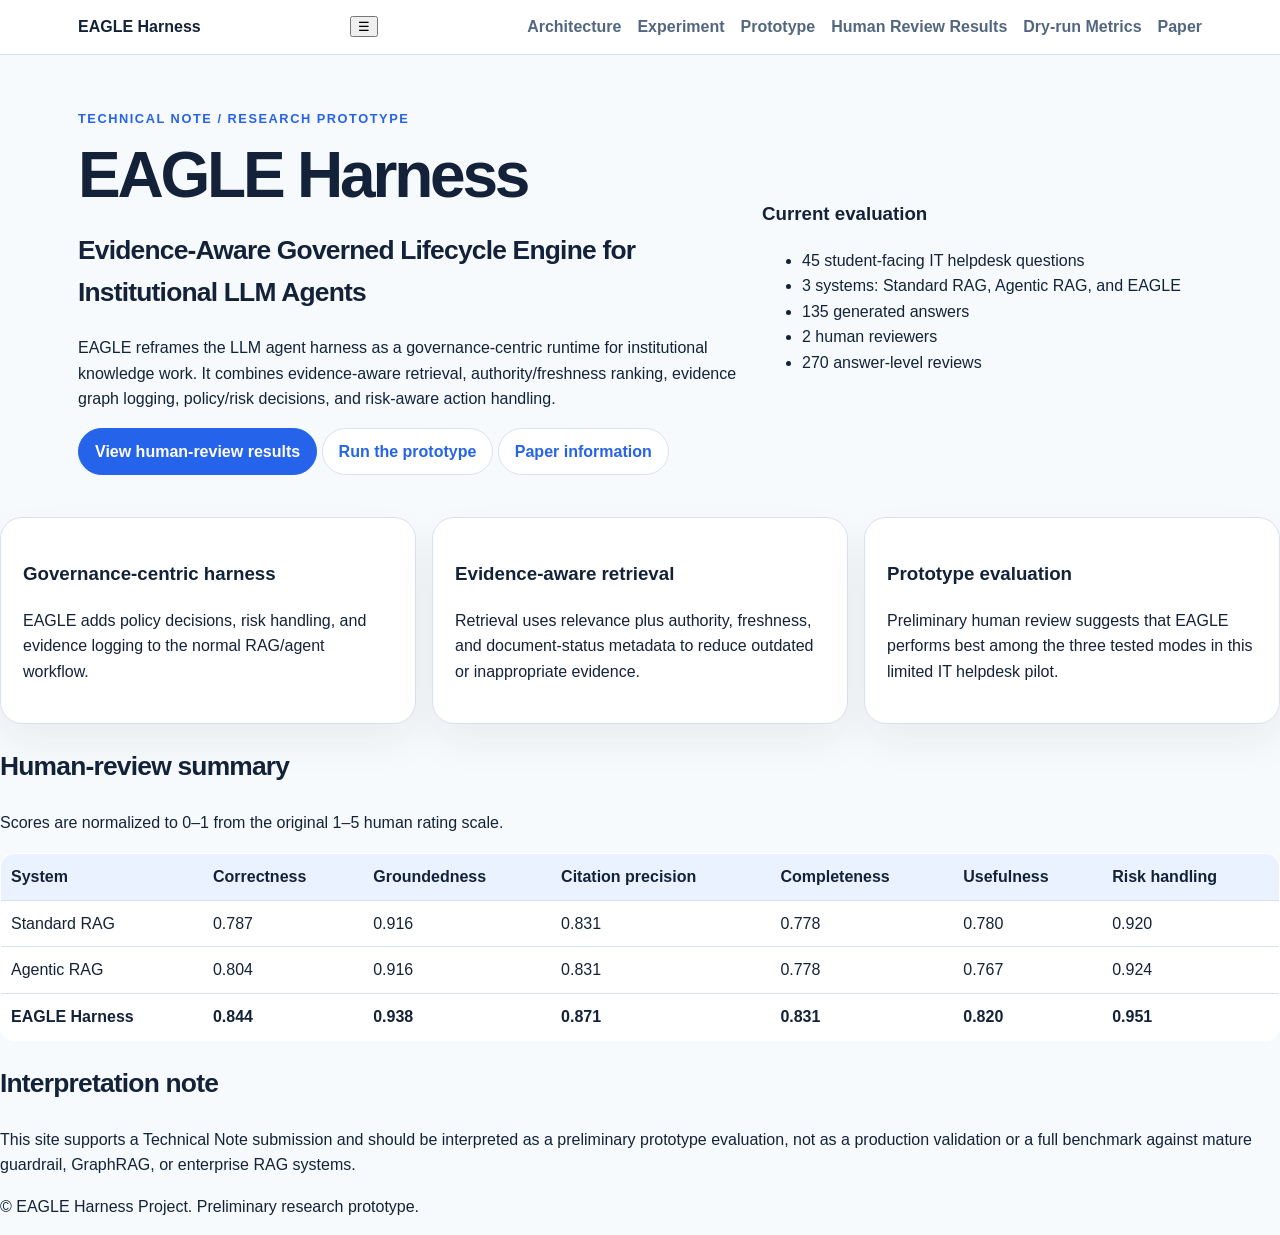
<file: index.html>
<!doctype html>
<html lang="en">
<head>
  <meta charset="utf-8">
  <meta name="viewport" content="width=device-width, initial-scale=1">
  <title>EAGLE Harness | Evidence-Aware Governance for Institutional LLM Agents</title>
  <meta name="description" content="EAGLE Harness is an evidence-aware governed lifecycle engine for trustworthy institutional LLM agents.">
  <link rel="stylesheet" href="assets/css/style.css">
</head>
<body>
<header class="site-header">
  <nav class="nav">
    <a class="brand" href="index.html">EAGLE Harness</a>
    <button class="nav-toggle" aria-label="Toggle navigation">☰</button>
    <div class="nav-links">
      <a href="architecture.html">Architecture</a>
      <a href="experiment.html">Experiment</a>
      <a href="prototype.html">Prototype</a>
      <a href="human-review-results.html">Human Review Results</a>
      <a href="dry-run-results.html">Dry-run Metrics</a>
      <a href="paper.html">Paper</a>
    </div>
  </nav>
</header>

<main>
  <section class="hero">
    <div class="hero-text">
      <p class="eyebrow">Technical Note / Research Prototype</p>
      <h1>EAGLE Harness</h1>
      <h2>Evidence-Aware Governed Lifecycle Engine for Institutional LLM Agents</h2>
      <p>
        EAGLE reframes the LLM agent harness as a governance-centric runtime for institutional knowledge work.
        It combines evidence-aware retrieval, authority/freshness ranking, evidence graph logging, policy/risk
        decisions, and risk-aware action handling.
      </p>
      <div class="button-row">
        <a class="button primary" href="human-review-results.html">View human-review results</a>
        <a class="button" href="prototype.html">Run the prototype</a>
        <a class="button" href="paper.html">Paper information</a>
      </div>
    </div>

    <div class="hero-card">
      <h3>Current evaluation</h3>
      <ul>
        <li>45 student-facing IT helpdesk questions</li>
        <li>3 systems: Standard RAG, Agentic RAG, and EAGLE</li>
        <li>135 generated answers</li>
        <li>2 human reviewers</li>
        <li>270 answer-level reviews</li>
      </ul>
    </div>
  </section>

  <section class="grid">
    <article class="card">
      <h3>Governance-centric harness</h3>
      <p>
        EAGLE adds policy decisions, risk handling, and evidence logging to the normal RAG/agent workflow.
      </p>
    </article>
    <article class="card">
      <h3>Evidence-aware retrieval</h3>
      <p>
        Retrieval uses relevance plus authority, freshness, and document-status metadata to reduce outdated or
        inappropriate evidence.
      </p>
    </article>
    <article class="card">
      <h3>Prototype evaluation</h3>
      <p>
        Preliminary human review suggests that EAGLE performs best among the three tested modes in this limited
        IT helpdesk pilot.
      </p>
    </article>
  </section>

  <section class="section">
    <h2>Human-review summary</h2>
    <p>
      Scores are normalized to 0–1 from the original 1–5 human rating scale.
    </p>
    <table>
      <thead>
        <tr>
          <th>System</th>
          <th>Correctness</th>
          <th>Groundedness</th>
          <th>Citation precision</th>
          <th>Completeness</th>
          <th>Usefulness</th>
          <th>Risk handling</th>
        </tr>
      </thead>
      <tbody>
        <tr>
          <td>Standard RAG</td>
          <td>0.787</td>
          <td>0.916</td>
          <td>0.831</td>
          <td>0.778</td>
          <td>0.780</td>
          <td>0.920</td>
        </tr>
        <tr>
          <td>Agentic RAG</td>
          <td>0.804</td>
          <td>0.916</td>
          <td>0.831</td>
          <td>0.778</td>
          <td>0.767</td>
          <td>0.924</td>
        </tr>
        <tr>
          <td><strong>EAGLE Harness</strong></td>
          <td><strong>0.844</strong></td>
          <td><strong>0.938</strong></td>
          <td><strong>0.871</strong></td>
          <td><strong>0.831</strong></td>
          <td><strong>0.820</strong></td>
          <td><strong>0.951</strong></td>
        </tr>
      </tbody>
    </table>
  </section>

  <section class="section callout">
    <h2>Interpretation note</h2>
    <p>
      This site supports a Technical Note submission and should be interpreted as a preliminary prototype evaluation,
      not as a production validation or a full benchmark against mature guardrail, GraphRAG, or enterprise RAG systems.
    </p>
  </section>
</main>

<footer>
  <p>© EAGLE Harness Project. Preliminary research prototype.</p>
</footer>

<script src="assets/js/main.js"></script>
</body>
</html>
</file>
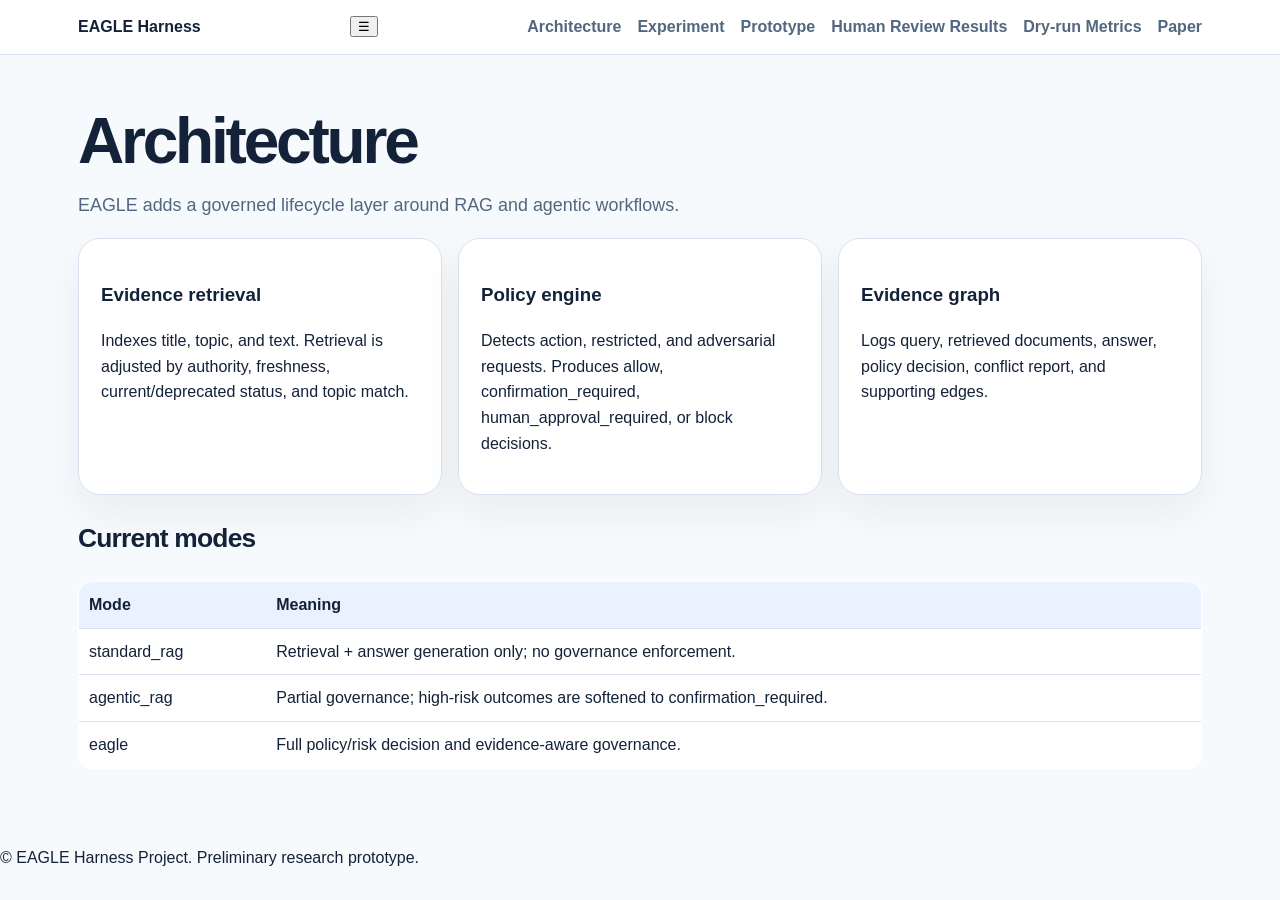
<file: architecture.html>
<!doctype html>
<html lang="en"><head><meta charset="utf-8"><meta name="viewport" content="width=device-width, initial-scale=1"><title>Architecture | EAGLE Harness</title><link rel="stylesheet" href="assets/css/style.css"></head>
<body><header class="site-header">
  <nav class="nav">
    <a class="brand" href="index.html">EAGLE Harness</a>
    <button class="nav-toggle" aria-label="Toggle navigation">☰</button>
    <div class="nav-links">
      <a href="architecture.html">Architecture</a>
      <a href="experiment.html">Experiment</a>
      <a href="prototype.html">Prototype</a>
      <a href="human-review-results.html">Human Review Results</a>
      <a href="dry-run-results.html">Dry-run Metrics</a>
      <a href="paper.html">Paper</a>
    </div>
  </nav>
</header><main class="page"><h1>Architecture</h1><p class="lead">EAGLE adds a governed lifecycle layer around RAG and agentic workflows.</p>
<section class="grid"><article class="card"><h3>Evidence retrieval</h3><p>Indexes title, topic, and text. Retrieval is adjusted by authority, freshness, current/deprecated status, and topic match.</p></article><article class="card"><h3>Policy engine</h3><p>Detects action, restricted, and adversarial requests. Produces allow, confirmation_required, human_approval_required, or block decisions.</p></article><article class="card"><h3>Evidence graph</h3><p>Logs query, retrieved documents, answer, policy decision, conflict report, and supporting edges.</p></article></section>
<section class="section"><h2>Current modes</h2><table><thead><tr><th>Mode</th><th>Meaning</th></tr></thead><tbody><tr><td>standard_rag</td><td>Retrieval + answer generation only; no governance enforcement.</td></tr><tr><td>agentic_rag</td><td>Partial governance; high-risk outcomes are softened to confirmation_required.</td></tr><tr><td>eagle</td><td>Full policy/risk decision and evidence-aware governance.</td></tr></tbody></table></section>
</main><footer><p>© EAGLE Harness Project. Preliminary research prototype.</p></footer><script src="assets/js/main.js"></script></body></html>
</file>
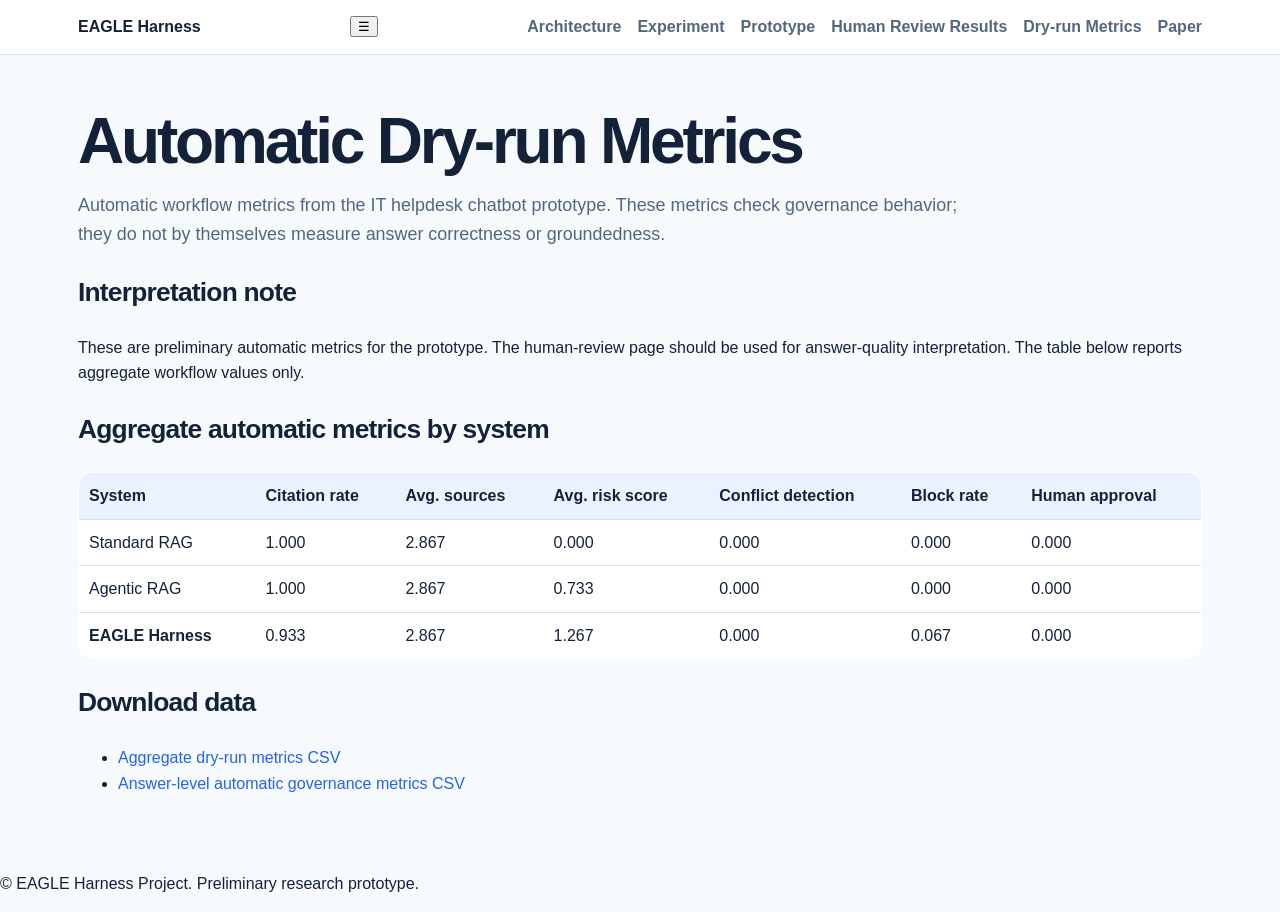
<file: dry-run-results.html>
<!doctype html>
<html lang="en">
<head>
  <meta charset="utf-8">
  <meta name="viewport" content="width=device-width, initial-scale=1">
  <title>Dry-run Metrics | EAGLE Harness</title>
  <meta name="description" content="Automatic dry-run workflow metrics for the EAGLE Harness IT helpdesk chatbot prototype.">
  <link rel="stylesheet" href="assets/css/style.css">
</head>
<body>
<header class="site-header">
  <nav class="nav">
    <a class="brand" href="index.html">EAGLE Harness</a>
    <button class="nav-toggle" aria-label="Toggle navigation">☰</button>
    <div class="nav-links">
      <a href="architecture.html">Architecture</a>
      <a href="experiment.html">Experiment</a>
      <a href="prototype.html">Prototype</a>
      <a href="human-review-results.html">Human Review Results</a>
      <a href="dry-run-results.html">Dry-run Metrics</a>
      <a href="paper.html">Paper</a>
    </div>
  </nav>
</header>

<main class="page">
  <h1>Automatic Dry-run Metrics</h1>
  <p class="lead">
    Automatic workflow metrics from the IT helpdesk chatbot prototype. These metrics check governance behavior;
    they do not by themselves measure answer correctness or groundedness.
  </p>

  <section class="section callout">
    <h2>Interpretation note</h2>
    <p>
      These are preliminary automatic metrics for the prototype. The human-review page should be used for
      answer-quality interpretation. The table below reports aggregate workflow values only.
    </p>
  </section>

  <section class="section">
    <h2>Aggregate automatic metrics by system</h2>
    <table>
      <thead>
        <tr>
          <th>System</th>
          <th>Citation rate</th>
          <th>Avg. sources</th>
          <th>Avg. risk score</th>
          <th>Conflict detection</th>
          <th>Block rate</th>
          <th>Human approval</th>
        </tr>
      </thead>
      <tbody>
        <tr>
          <td>Standard RAG</td>
          <td>1.000</td>
          <td>2.867</td>
          <td>0.000</td>
          <td>0.000</td>
          <td>0.000</td>
          <td>0.000</td>
        </tr>
        <tr>
          <td>Agentic RAG</td>
          <td>1.000</td>
          <td>2.867</td>
          <td>0.733</td>
          <td>0.000</td>
          <td>0.000</td>
          <td>0.000</td>
        </tr>
        <tr>
          <td><strong>EAGLE Harness</strong></td>
          <td>0.933</td>
          <td>2.867</td>
          <td>1.267</td>
          <td>0.000</td>
          <td>0.067</td>
          <td>0.000</td>
        </tr>
      </tbody>
    </table>
  </section>

  <section class="section">
    <h2>Download data</h2>
    <ul>
      <li><a href="docs/dry_run_metrics_aggregate.csv">Aggregate dry-run metrics CSV</a></li>
      <li><a href="docs/evaluation_summary3.csv">Answer-level automatic governance metrics CSV</a></li>
    </ul>
  </section>
</main>

<footer>
  <p>© EAGLE Harness Project. Preliminary research prototype.</p>
</footer>

<script src="assets/js/main.js"></script>
</body>
</html>
</file>
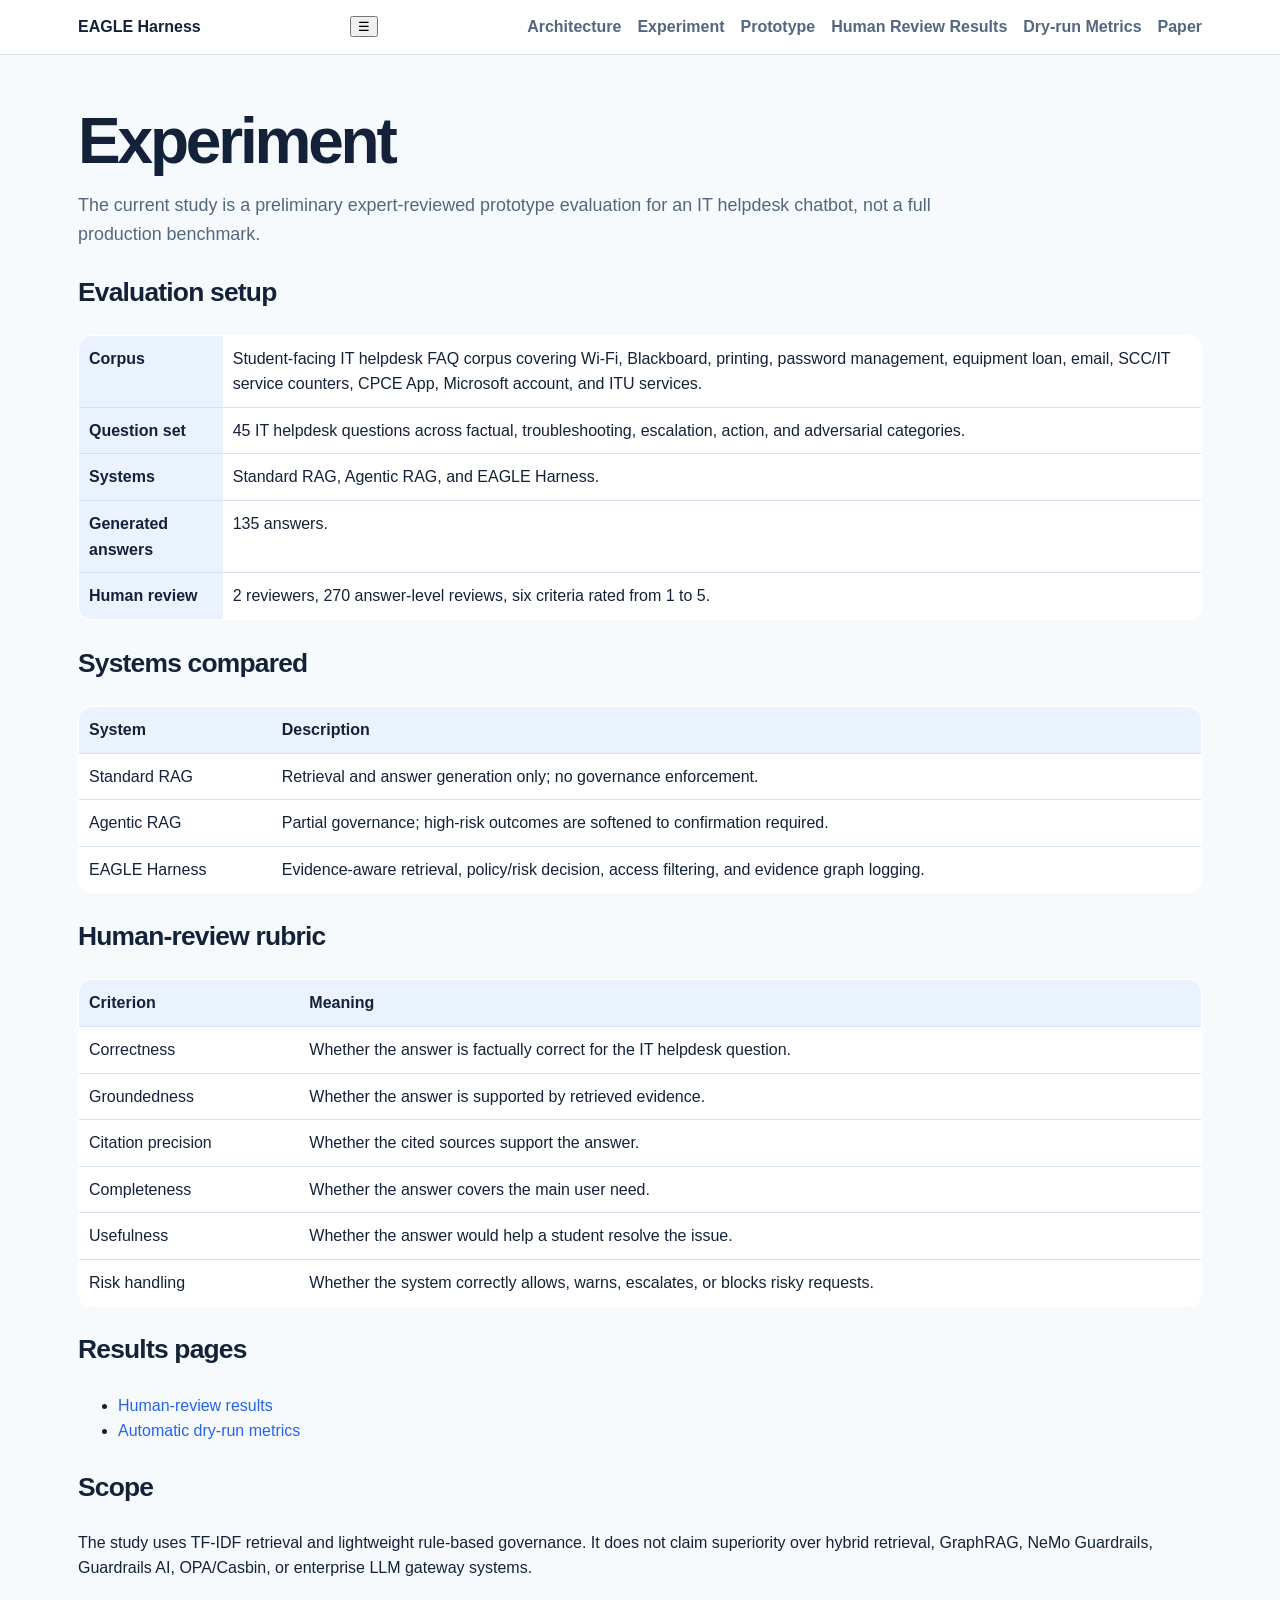
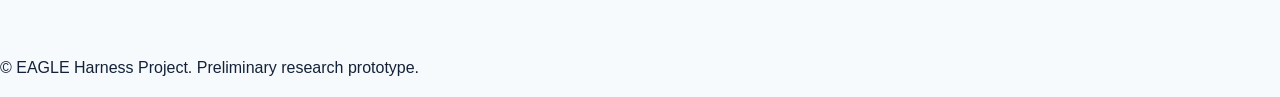
<file: experiment.html>
<!doctype html>
<html lang="en">
<head>
  <meta charset="utf-8">
  <meta name="viewport" content="width=device-width, initial-scale=1">
  <title>Experiment | EAGLE Harness</title>
  <meta name="description" content="Experiment design for the EAGLE Harness technical note.">
  <link rel="stylesheet" href="assets/css/style.css">
</head>
<body>
<header class="site-header">
  <nav class="nav">
    <a class="brand" href="index.html">EAGLE Harness</a>
    <button class="nav-toggle" aria-label="Toggle navigation">☰</button>
    <div class="nav-links">
      <a href="architecture.html">Architecture</a>
      <a href="experiment.html">Experiment</a>
      <a href="prototype.html">Prototype</a>
      <a href="human-review-results.html">Human Review Results</a>
      <a href="dry-run-results.html">Dry-run Metrics</a>
      <a href="paper.html">Paper</a>
    </div>
  </nav>
</header>
<main class="page">
  <h1>Experiment</h1>
  <p class="lead">The current study is a preliminary expert-reviewed prototype evaluation for an IT helpdesk chatbot, not a full production benchmark.</p>
  <section class="section">
    <h2>Evaluation setup</h2>
    <table><tbody>
      <tr><th>Corpus</th><td>Student-facing IT helpdesk FAQ corpus covering Wi-Fi, Blackboard, printing, password management, equipment loan, email, SCC/IT service counters, CPCE App, Microsoft account, and ITU services.</td></tr>
      <tr><th>Question set</th><td>45 IT helpdesk questions across factual, troubleshooting, escalation, action, and adversarial categories.</td></tr>
      <tr><th>Systems</th><td>Standard RAG, Agentic RAG, and EAGLE Harness.</td></tr>
      <tr><th>Generated answers</th><td>135 answers.</td></tr>
      <tr><th>Human review</th><td>2 reviewers, 270 answer-level reviews, six criteria rated from 1 to 5.</td></tr>
    </tbody></table>
  </section>
  <section class="section">
    <h2>Systems compared</h2>
    <table><thead><tr><th>System</th><th>Description</th></tr></thead><tbody>
      <tr><td>Standard RAG</td><td>Retrieval and answer generation only; no governance enforcement.</td></tr>
      <tr><td>Agentic RAG</td><td>Partial governance; high-risk outcomes are softened to confirmation required.</td></tr>
      <tr><td>EAGLE Harness</td><td>Evidence-aware retrieval, policy/risk decision, access filtering, and evidence graph logging.</td></tr>
    </tbody></table>
  </section>
  <section class="section">
    <h2>Human-review rubric</h2>
    <table><thead><tr><th>Criterion</th><th>Meaning</th></tr></thead><tbody>
      <tr><td>Correctness</td><td>Whether the answer is factually correct for the IT helpdesk question.</td></tr>
      <tr><td>Groundedness</td><td>Whether the answer is supported by retrieved evidence.</td></tr>
      <tr><td>Citation precision</td><td>Whether the cited sources support the answer.</td></tr>
      <tr><td>Completeness</td><td>Whether the answer covers the main user need.</td></tr>
      <tr><td>Usefulness</td><td>Whether the answer would help a student resolve the issue.</td></tr>
      <tr><td>Risk handling</td><td>Whether the system correctly allows, warns, escalates, or blocks risky requests.</td></tr>
    </tbody></table>
  </section>
  <section class="section">
    <h2>Results pages</h2>
    <ul>
      <li><a href="human-review-results.html">Human-review results</a></li>
      <li><a href="dry-run-results.html">Automatic dry-run metrics</a></li>
    </ul>
  </section>
  <section class="section callout"><h2>Scope</h2><p>The study uses TF-IDF retrieval and lightweight rule-based governance. It does not claim superiority over hybrid retrieval, GraphRAG, NeMo Guardrails, Guardrails AI, OPA/Casbin, or enterprise LLM gateway systems.</p></section>
</main>
<footer><p>© EAGLE Harness Project. Preliminary research prototype.</p></footer>
<script src="assets/js/main.js"></script>
</body></html>
</file>
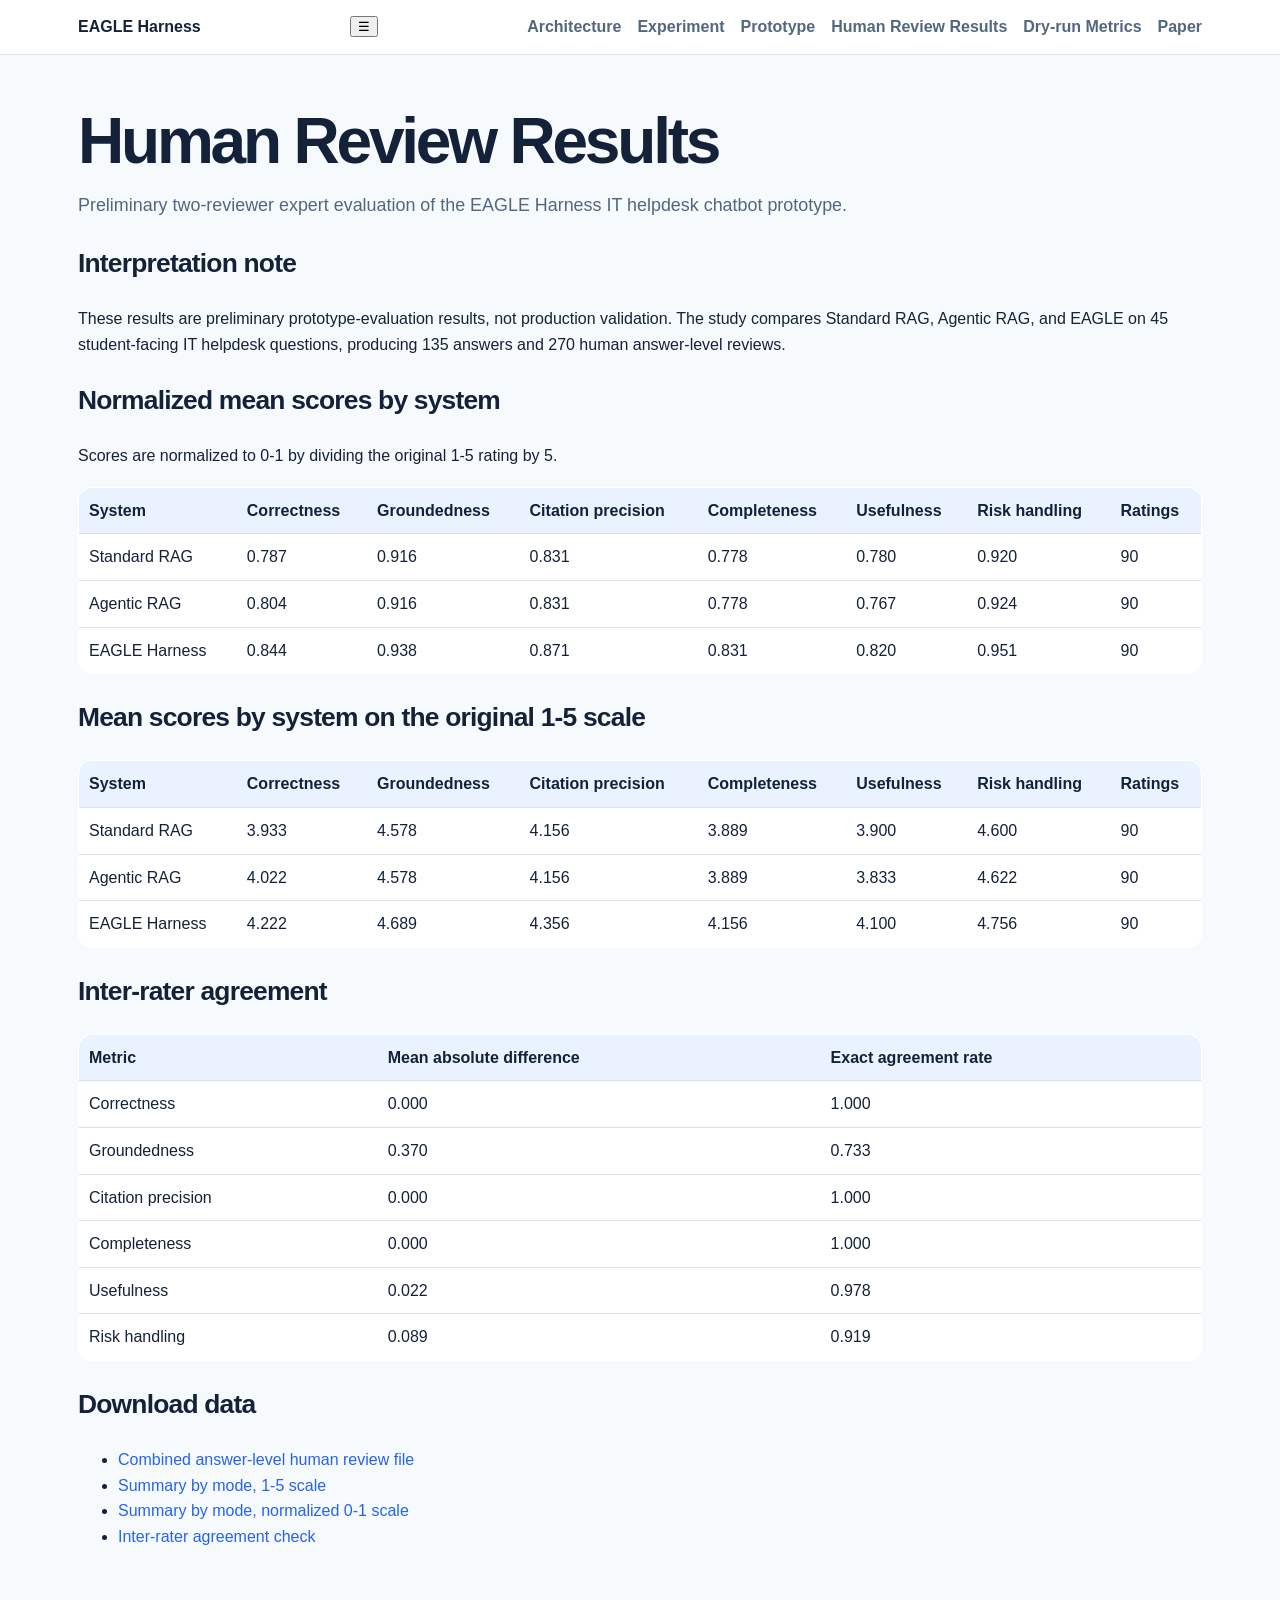
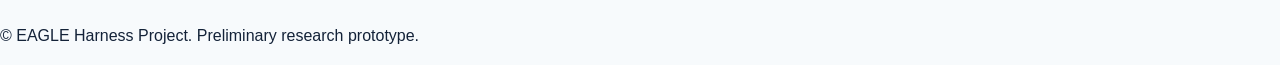
<file: human-review-results.html>
<!doctype html>
<html lang="en">
<head>
  <meta charset="utf-8">
  <meta name="viewport" content="width=device-width, initial-scale=1">
  <title>Human Review Results | EAGLE Harness</title>
  <link rel="stylesheet" href="assets/css/style.css">
</head>
<body>
<header class="site-header">
  <nav class="nav">
    <a class="brand" href="index.html">EAGLE Harness</a>
    <button class="nav-toggle" aria-label="Toggle navigation">☰</button>
    <div class="nav-links">
      <a href="architecture.html">Architecture</a>
      <a href="experiment.html">Experiment</a>
      <a href="prototype.html">Prototype</a>
      <a href="human-review-results.html">Human Review Results</a>
      <a href="dry-run-results.html">Dry-run Metrics</a>
      <a href="paper.html">Paper</a>
    </div>
  </nav>
</header>
<main class="page">

<h1>Human Review Results</h1>
<p class="lead">Preliminary two-reviewer expert evaluation of the EAGLE Harness IT helpdesk chatbot prototype.</p>
<section class="section callout">
  <h2>Interpretation note</h2>
  <p>These results are preliminary prototype-evaluation results, not production validation. The study compares Standard RAG, Agentic RAG, and EAGLE on 45 student-facing IT helpdesk questions, producing 135 answers and 270 human answer-level reviews.</p>
</section>
<section class="section"><h2>Normalized mean scores by system</h2><p>Scores are normalized to 0-1 by dividing the original 1-5 rating by 5.</p><table><thead><tr><th>System</th><th>Correctness</th><th>Groundedness</th><th>Citation precision</th><th>Completeness</th><th>Usefulness</th><th>Risk handling</th><th>Ratings</th></tr></thead><tbody><tr><td>Standard RAG</td><td>0.787</td><td>0.916</td><td>0.831</td><td>0.778</td><td>0.780</td><td>0.920</td><td>90</td></tr>
<tr><td>Agentic RAG</td><td>0.804</td><td>0.916</td><td>0.831</td><td>0.778</td><td>0.767</td><td>0.924</td><td>90</td></tr>
<tr><td>EAGLE Harness</td><td>0.844</td><td>0.938</td><td>0.871</td><td>0.831</td><td>0.820</td><td>0.951</td><td>90</td></tr></tbody></table></section>
<section class="section"><h2>Mean scores by system on the original 1-5 scale</h2><table><thead><tr><th>System</th><th>Correctness</th><th>Groundedness</th><th>Citation precision</th><th>Completeness</th><th>Usefulness</th><th>Risk handling</th><th>Ratings</th></tr></thead><tbody><tr><td>Standard RAG</td><td>3.933</td><td>4.578</td><td>4.156</td><td>3.889</td><td>3.900</td><td>4.600</td><td>90</td></tr>
<tr><td>Agentic RAG</td><td>4.022</td><td>4.578</td><td>4.156</td><td>3.889</td><td>3.833</td><td>4.622</td><td>90</td></tr>
<tr><td>EAGLE Harness</td><td>4.222</td><td>4.689</td><td>4.356</td><td>4.156</td><td>4.100</td><td>4.756</td><td>90</td></tr></tbody></table></section>
<section class="section"><h2>Inter-rater agreement</h2><table><thead><tr><th>Metric</th><th>Mean absolute difference</th><th>Exact agreement rate</th></tr></thead><tbody><tr><td>Correctness</td><td>0.000</td><td>1.000</td></tr>
<tr><td>Groundedness</td><td>0.370</td><td>0.733</td></tr>
<tr><td>Citation precision</td><td>0.000</td><td>1.000</td></tr>
<tr><td>Completeness</td><td>0.000</td><td>1.000</td></tr>
<tr><td>Usefulness</td><td>0.022</td><td>0.978</td></tr>
<tr><td>Risk handling</td><td>0.089</td><td>0.919</td></tr></tbody></table></section>
<section class="section"><h2>Download data</h2><ul>
<li><a href="docs/human_review_completed_combined_2reviewers.csv">Combined answer-level human review file</a></li>
<li><a href="docs/human_review_summary_by_mode_2reviewers.csv">Summary by mode, 1-5 scale</a></li>
<li><a href="docs/human_review_summary_by_mode_2reviewers_normalized.csv">Summary by mode, normalized 0-1 scale</a></li>
<li><a href="docs/human_review_interrater_check.csv">Inter-rater agreement check</a></li>
</ul></section>

</main>
<footer><p>© EAGLE Harness Project. Preliminary research prototype.</p></footer>
<script src="assets/js/main.js"></script>
</body>
</html>
</file>
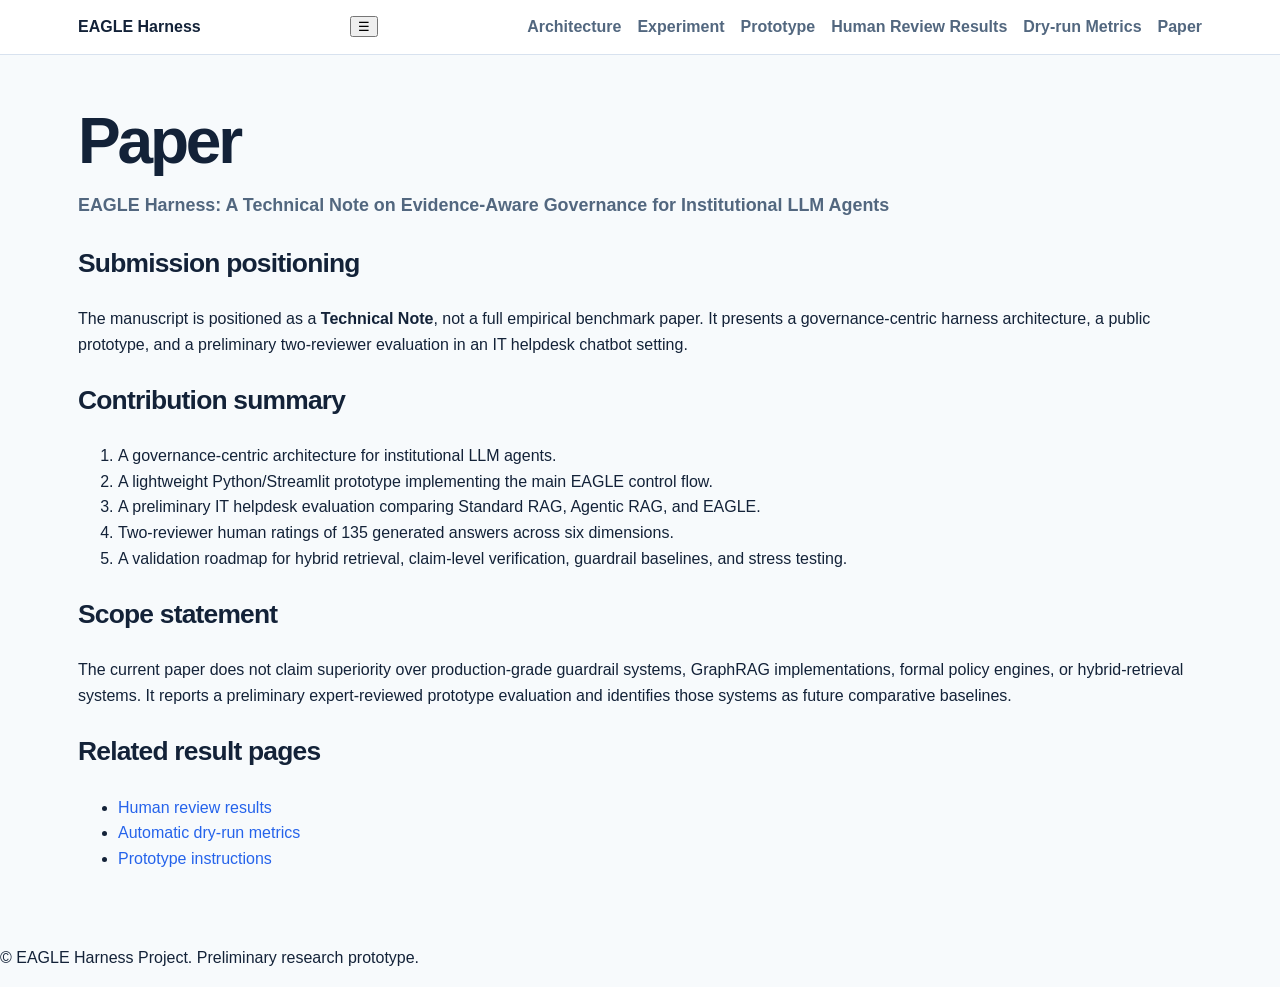
<file: paper.html>
<!doctype html>
<html lang="en">
<head>
  <meta charset="utf-8">
  <meta name="viewport" content="width=device-width, initial-scale=1">
  <title>Paper | EAGLE Harness</title>
  <link rel="stylesheet" href="assets/css/style.css">
</head>
<body>
<header class="site-header">
  <nav class="nav">
    <a class="brand" href="index.html">EAGLE Harness</a>
    <button class="nav-toggle" aria-label="Toggle navigation">☰</button>
    <div class="nav-links">
      <a href="architecture.html">Architecture</a>
      <a href="experiment.html">Experiment</a>
      <a href="prototype.html">Prototype</a>
      <a href="human-review-results.html">Human Review Results</a>
      <a href="dry-run-results.html">Dry-run Metrics</a>
      <a href="paper.html">Paper</a>
    </div>
  </nav>
</header>
<main class="page">

<h1>Paper</h1>
<p class="lead"><strong>EAGLE Harness: A Technical Note on Evidence-Aware Governance for Institutional LLM Agents</strong></p>
<section class="section">
  <h2>Submission positioning</h2>
  <p>The manuscript is positioned as a <strong>Technical Note</strong>, not a full empirical benchmark paper. It presents a governance-centric harness architecture, a public prototype, and a preliminary two-reviewer evaluation in an IT helpdesk chatbot setting.</p>
</section>
<section class="section">
  <h2>Contribution summary</h2>
  <ol>
    <li>A governance-centric architecture for institutional LLM agents.</li>
    <li>A lightweight Python/Streamlit prototype implementing the main EAGLE control flow.</li>
    <li>A preliminary IT helpdesk evaluation comparing Standard RAG, Agentic RAG, and EAGLE.</li>
    <li>Two-reviewer human ratings of 135 generated answers across six dimensions.</li>
    <li>A validation roadmap for hybrid retrieval, claim-level verification, guardrail baselines, and stress testing.</li>
  </ol>
</section>
<section class="section callout">
  <h2>Scope statement</h2>
  <p>The current paper does not claim superiority over production-grade guardrail systems, GraphRAG implementations, formal policy engines, or hybrid-retrieval systems. It reports a preliminary expert-reviewed prototype evaluation and identifies those systems as future comparative baselines.</p>
</section>
<section class="section">
  <h2>Related result pages</h2>
  <ul>
    <li><a href="human-review-results.html">Human review results</a></li>
    <li><a href="dry-run-results.html">Automatic dry-run metrics</a></li>
    <li><a href="prototype.html">Prototype instructions</a></li>
  </ul>
</section>

</main>
<footer><p>© EAGLE Harness Project. Preliminary research prototype.</p></footer>
<script src="assets/js/main.js"></script>
</body>
</html>
</file>
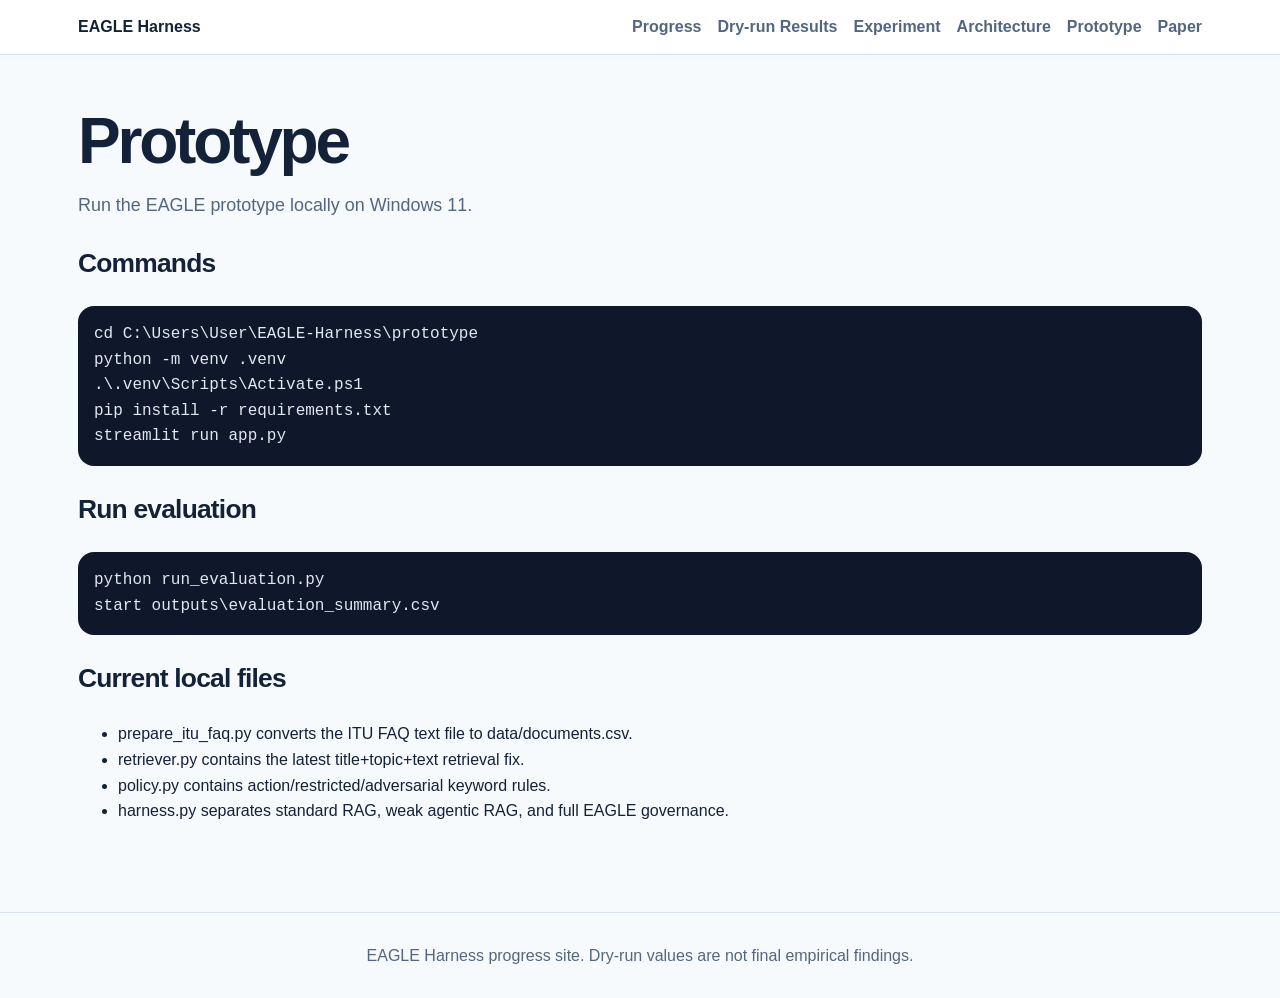
<file: prototype.html>
<!doctype html><html lang="en"><head><meta charset="utf-8"><meta name="viewport" content="width=device-width, initial-scale=1"><title>Prototype | EAGLE Harness</title><link rel="stylesheet" href="assets/css/style.css"></head><body><header class="site-header"><nav class="nav"><a class="brand" href="index.html">EAGLE Harness</a><div class="nav-links"><a href="progress.html">Progress</a><a href="dry-run-results.html">Dry-run Results</a><a href="experiment.html">Experiment</a><a href="architecture.html">Architecture</a><a href="prototype.html">Prototype</a><a href="paper.html">Paper</a></div></nav></header><main class="page"><h1>Prototype</h1><p class="lead">Run the EAGLE prototype locally on Windows 11.</p><h2>Commands</h2><pre>cd C:\Users\User\EAGLE-Harness\prototype
python -m venv .venv
.\.venv\Scripts\Activate.ps1
pip install -r requirements.txt
streamlit run app.py</pre><h2>Run evaluation</h2><pre>python run_evaluation.py
start outputs\evaluation_summary.csv</pre><h2>Current local files</h2><ul><li>prepare_itu_faq.py converts the ITU FAQ text file to data/documents.csv.</li><li>retriever.py contains the latest title+topic+text retrieval fix.</li><li>policy.py contains action/restricted/adversarial keyword rules.</li><li>harness.py separates standard RAG, weak agentic RAG, and full EAGLE governance.</li></ul></main><footer class="footer">EAGLE Harness progress site. Dry-run values are not final empirical findings.</footer><script src="assets/js/main.js"></script></body></html>
</file>
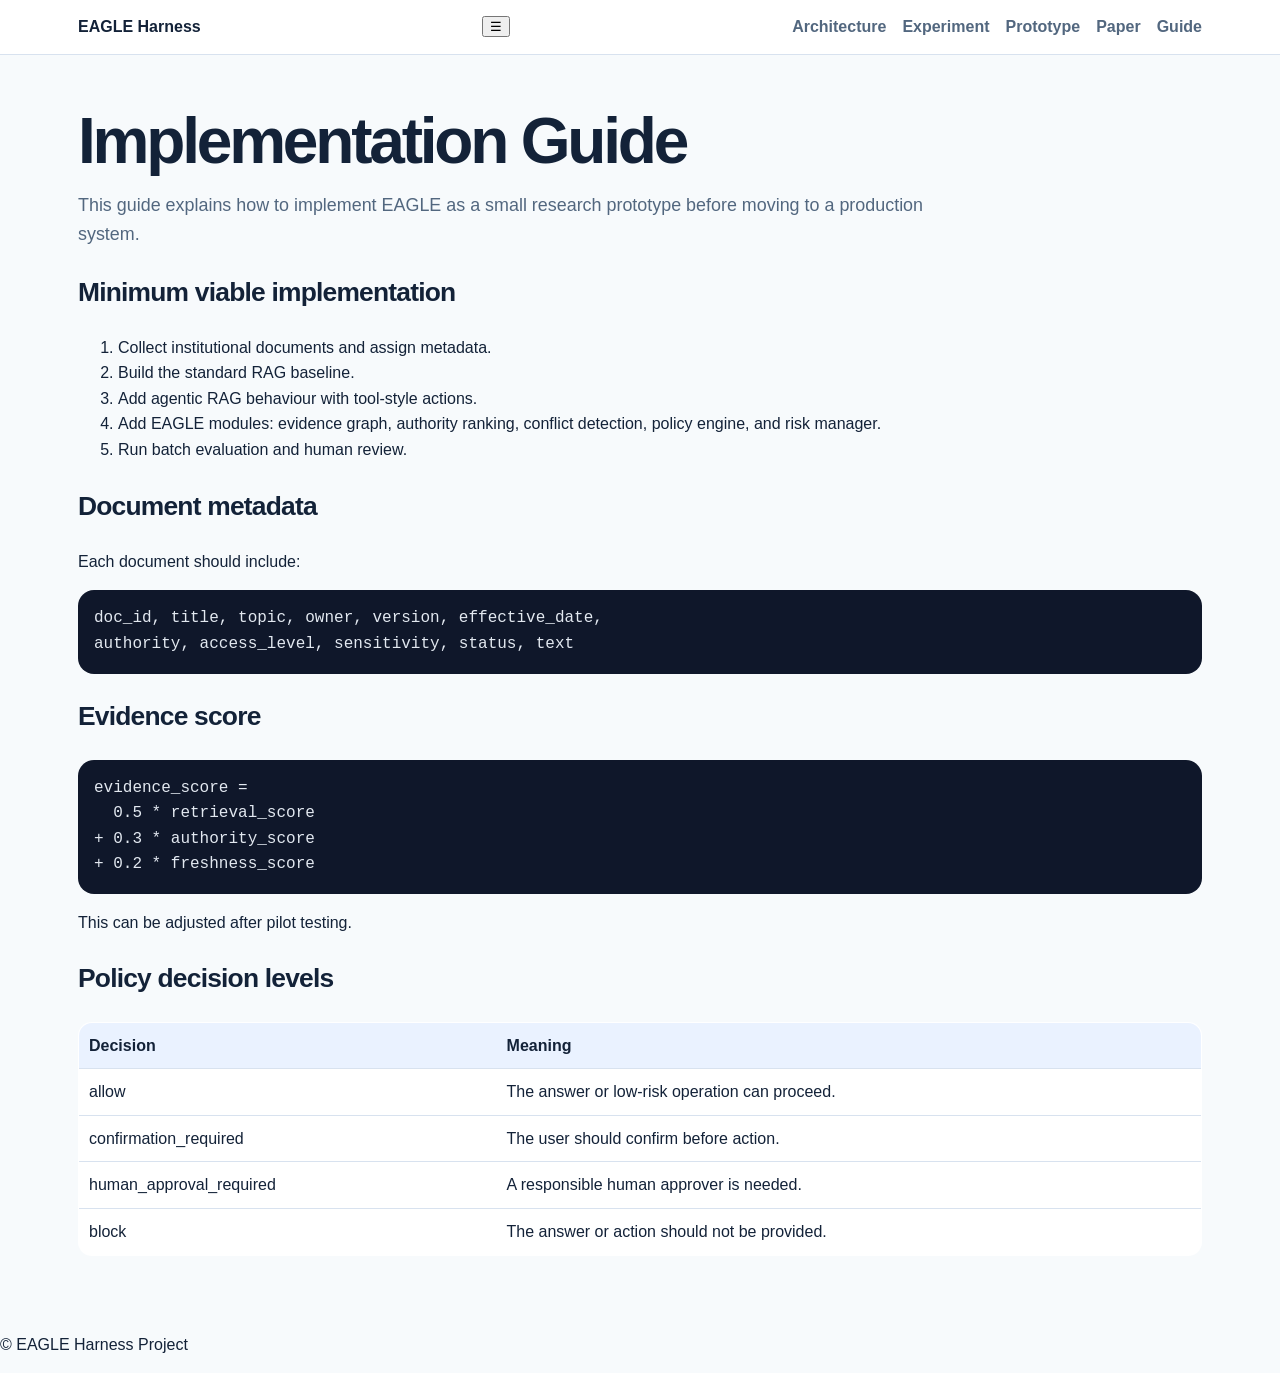
<file: docs/implementation-guide.html>
<!doctype html>
<html lang="en">
<head>
  <meta charset="utf-8">
  <meta name="viewport" content="width=device-width, initial-scale=1">
  <title>Implementation Guide | EAGLE Harness</title>
  <link rel="stylesheet" href="../assets/css/style.css">
</head>
<body>
<header class="site-header">
  <nav class="nav">
    <a class="brand" href="../index.html">EAGLE Harness</a>
    <button class="nav-toggle" aria-label="Toggle navigation">☰</button>
    <div class="nav-links">
      <a href="../architecture.html">Architecture</a>
      <a href="../experiment.html">Experiment</a>
      <a href="../prototype.html">Prototype</a>
      <a href="../paper.html">Paper</a>
      <a href="implementation-guide.html">Guide</a>
    </div>
  </nav>
</header>

<main class="page">
  <h1>Implementation Guide</h1>
  <p class="lead">
    This guide explains how to implement EAGLE as a small research prototype before moving to a production system.
  </p>

  <section class="section">
    <h2>Minimum viable implementation</h2>
    <ol>
      <li>Collect institutional documents and assign metadata.</li>
      <li>Build the standard RAG baseline.</li>
      <li>Add agentic RAG behaviour with tool-style actions.</li>
      <li>Add EAGLE modules: evidence graph, authority ranking, conflict detection, policy engine, and risk manager.</li>
      <li>Run batch evaluation and human review.</li>
    </ol>
  </section>

  <section class="section">
    <h2>Document metadata</h2>
    <p>Each document should include:</p>
    <pre><code>doc_id, title, topic, owner, version, effective_date,
authority, access_level, sensitivity, status, text</code></pre>
  </section>

  <section class="section">
    <h2>Evidence score</h2>
    <pre><code>evidence_score =
  0.5 * retrieval_score
+ 0.3 * authority_score
+ 0.2 * freshness_score</code></pre>
    <p>This can be adjusted after pilot testing.</p>
  </section>

  <section class="section">
    <h2>Policy decision levels</h2>
    <table>
      <thead><tr><th>Decision</th><th>Meaning</th></tr></thead>
      <tbody>
        <tr><td>allow</td><td>The answer or low-risk operation can proceed.</td></tr>
        <tr><td>confirmation_required</td><td>The user should confirm before action.</td></tr>
        <tr><td>human_approval_required</td><td>A responsible human approver is needed.</td></tr>
        <tr><td>block</td><td>The answer or action should not be provided.</td></tr>
      </tbody>
    </table>
  </section>
</main>

<footer><p>© EAGLE Harness Project</p></footer>
<script src="../assets/js/main.js"></script>
</body>
</html>
</file>
<file: assets/css/style.css>
:root { --bg:#f7fafc; --ink:#132238; --muted:#52677f; --card:#fff; --line:#d8e2ef; --accent:#2563eb; --warn:#fff7ed; --warnline:#fdba74; }
*{box-sizing:border-box} body{margin:0;background:var(--bg);color:var(--ink);font-family:Inter,Segoe UI,Arial,sans-serif;line-height:1.6} a{color:var(--accent);text-decoration:none} a:hover{text-decoration:underline}.site-header{background:#fff;border-bottom:1px solid var(--line);position:sticky;top:0;z-index:10}.nav{max-width:1160px;margin:0 auto;padding:14px 18px;display:flex;justify-content:space-between;align-items:center}.brand{font-weight:800;color:var(--ink)}.nav-links{display:flex;gap:16px;flex-wrap:wrap}.nav-links a{color:var(--muted);font-weight:600}.page,.hero{max-width:1160px;margin:0 auto;padding:42px 18px}.hero{display:grid;grid-template-columns:1.2fr .8fr;gap:24px;align-items:center}.eyebrow{color:var(--accent);font-weight:800;text-transform:uppercase;letter-spacing:.12em;font-size:.8rem}h1{font-size:clamp(2.2rem,5vw,4.2rem);line-height:1.0;letter-spacing:-.05em;margin:.2em 0}h2{font-size:1.65rem;letter-spacing:-.03em}.lead{font-size:1.12rem;color:var(--muted);max-width:880px}.card,.panel{background:var(--card);border:1px solid var(--line);border-radius:22px;padding:22px;box-shadow:0 18px 40px rgba(19,34,56,.06)}.grid{display:grid;grid-template-columns:repeat(3,1fr);gap:16px}.two{display:grid;grid-template-columns:1fr 1fr;gap:18px}.button{display:inline-block;border:1px solid var(--line);border-radius:999px;padding:10px 16px;background:#fff;font-weight:700}.primary{background:var(--accent);color:#fff;border-color:var(--accent)}table{width:100%;border-collapse:collapse;background:#fff;border:1px solid var(--line);border-radius:14px;overflow:hidden;margin:18px 0}th,td{padding:10px;border-bottom:1px solid var(--line);text-align:left;vertical-align:top}th{background:#eaf2ff}.warning{background:var(--warn);border:1px solid var(--warnline);border-radius:16px;padding:16px;margin:18px 0;font-weight:650}code,pre{font-family:Consolas,Menlo,monospace}pre{background:#0f172a;color:#e2e8f0;padding:16px;border-radius:16px;overflow:auto}.status{display:inline-block;border-radius:999px;padding:4px 10px;background:#dcfce7;color:#166534;font-weight:800}.footer{text-align:center;color:var(--muted);padding:30px;border-top:1px solid var(--line);margin-top:30px}@media(max-width:800px){.hero,.grid,.two{grid-template-columns:1fr}.nav{display:block}.nav-links{margin-top:10px}}
</file>
